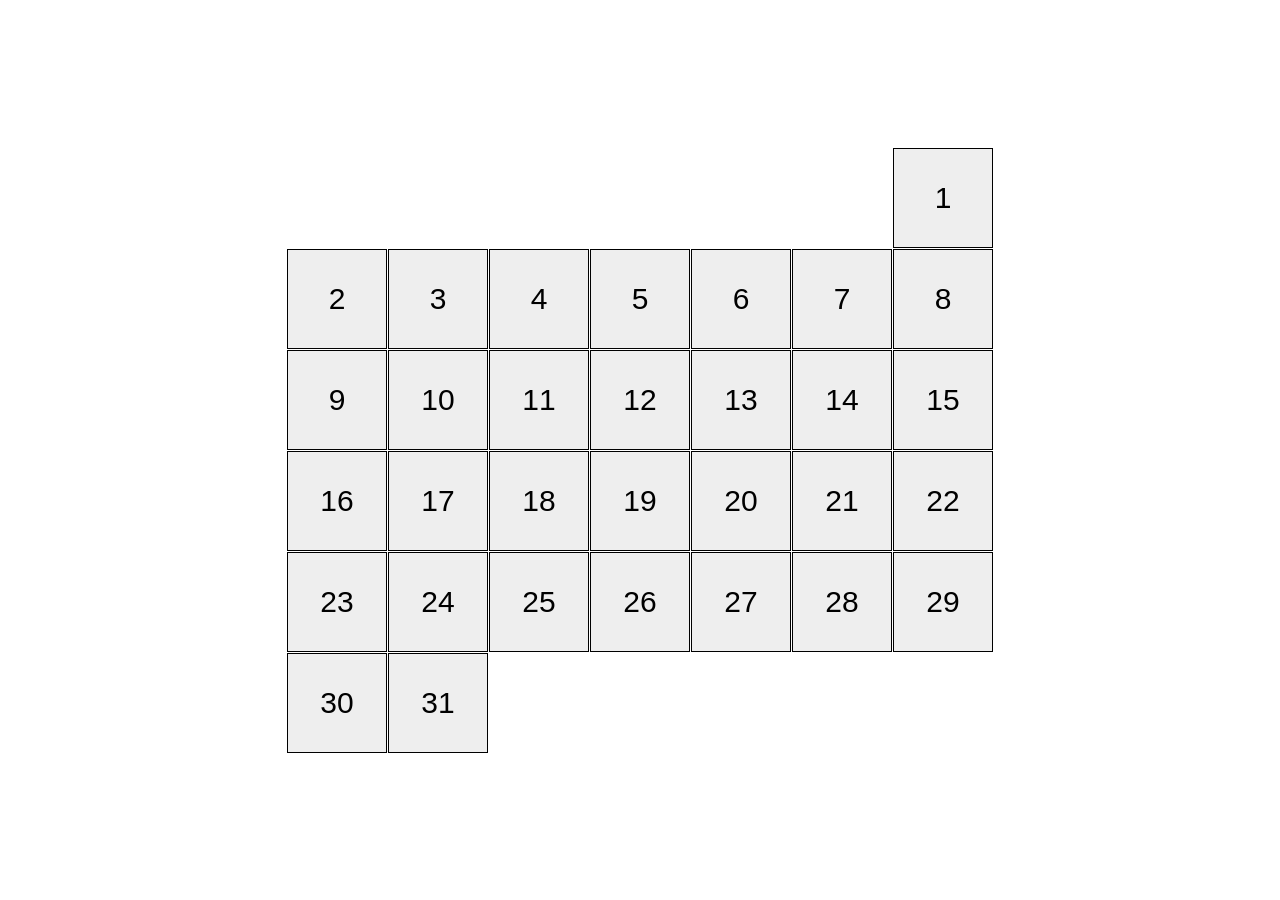
<file: index.html>
<!doctype html><html lang="en"><head><meta charset="utf-8"><meta name="viewport" content="width=device-width, initial-scale=1.0"><title>Calendar</title><link rel="stylesheet" href="index.c22ad88e.css"></head><body> <div class="calendar calendar--month-length-31 calendar--start-day-sun"> <div class="calendar__day"></div> <div class="calendar__day"></div> <div class="calendar__day"></div> <div class="calendar__day"></div> <div class="calendar__day"></div> <div class="calendar__day"></div> <div class="calendar__day"></div> <div class="calendar__day"></div> <div class="calendar__day"></div> <div class="calendar__day"></div> <div class="calendar__day"></div> <div class="calendar__day"></div> <div class="calendar__day"></div> <div class="calendar__day"></div> <div class="calendar__day"></div> <div class="calendar__day"></div> <div class="calendar__day"></div> <div class="calendar__day"></div> <div class="calendar__day"></div> <div class="calendar__day"></div> <div class="calendar__day"></div> <div class="calendar__day"></div> <div class="calendar__day"></div> <div class="calendar__day"></div> <div class="calendar__day"></div> <div class="calendar__day"></div> <div class="calendar__day"></div> <div class="calendar__day"></div> <div class="calendar__day"></div> <div class="calendar__day"></div> <div class="calendar__day"></div> </div> </body></html>
</file>
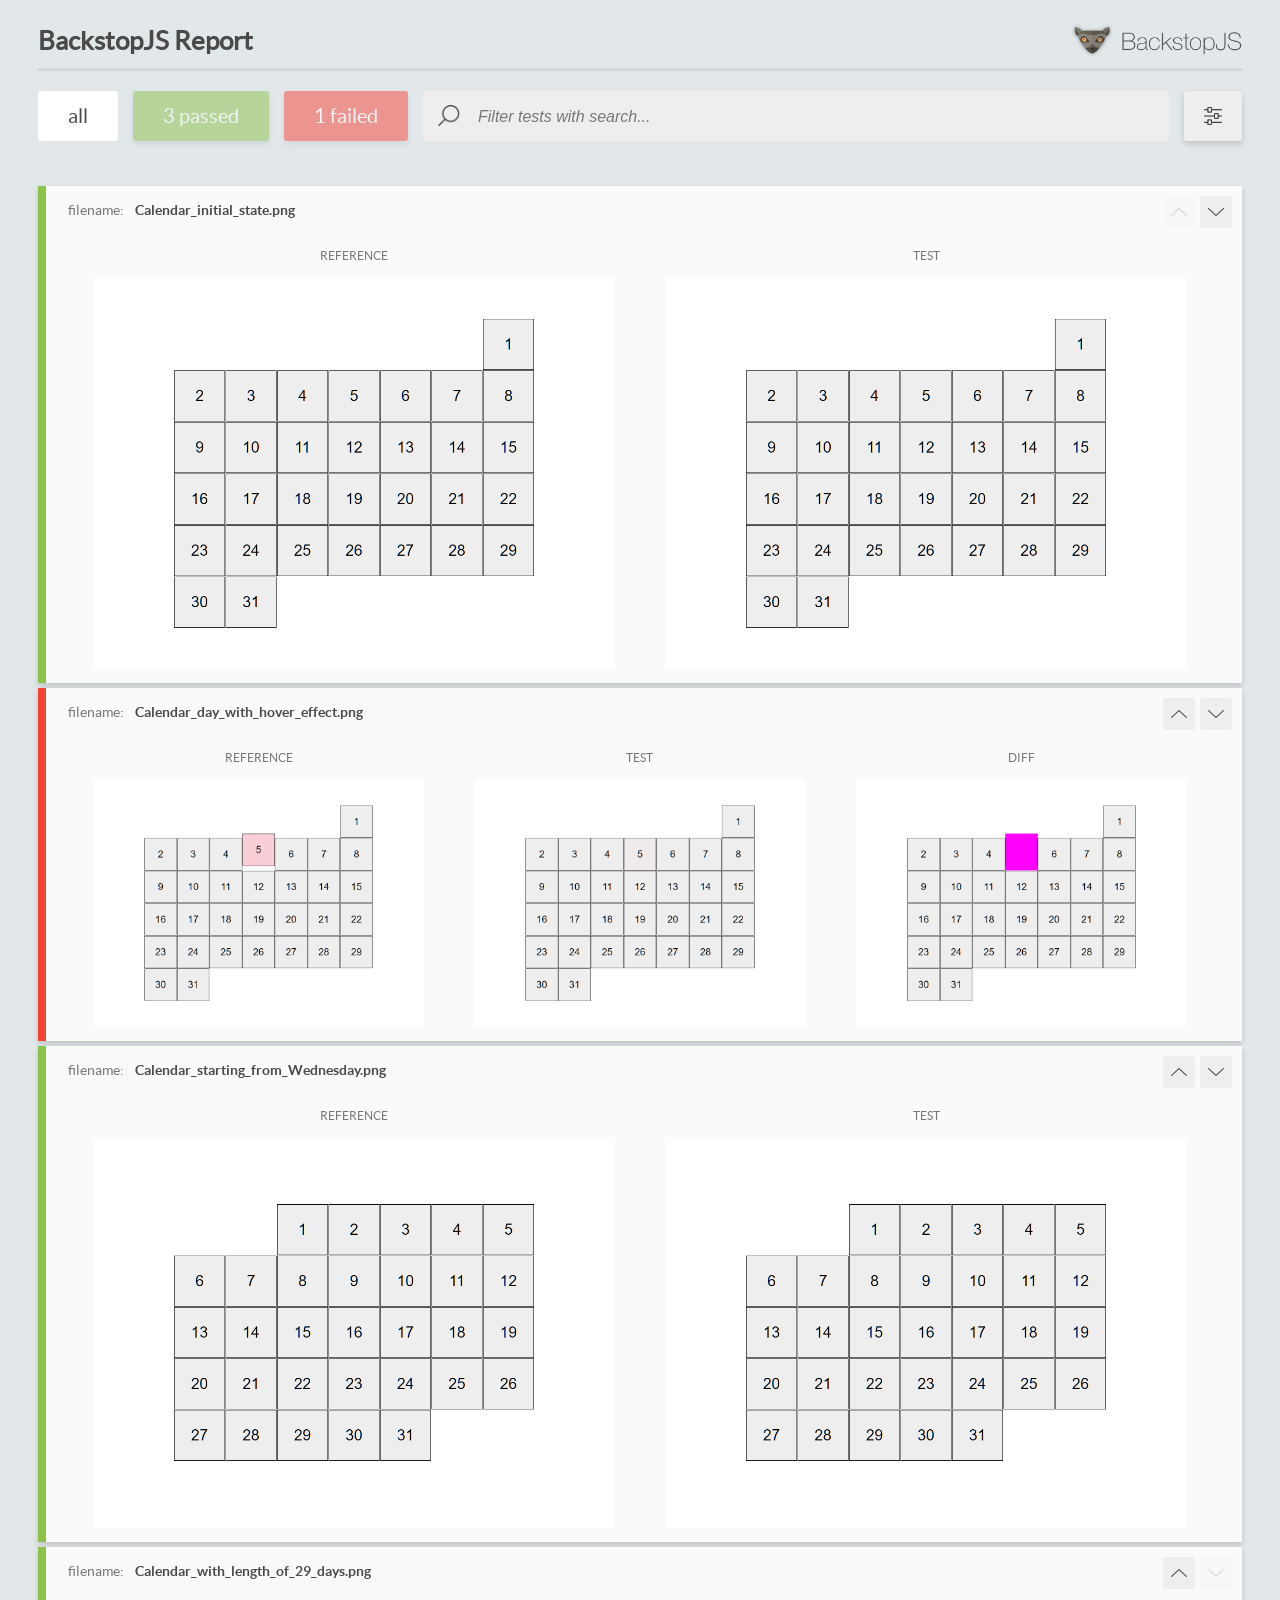
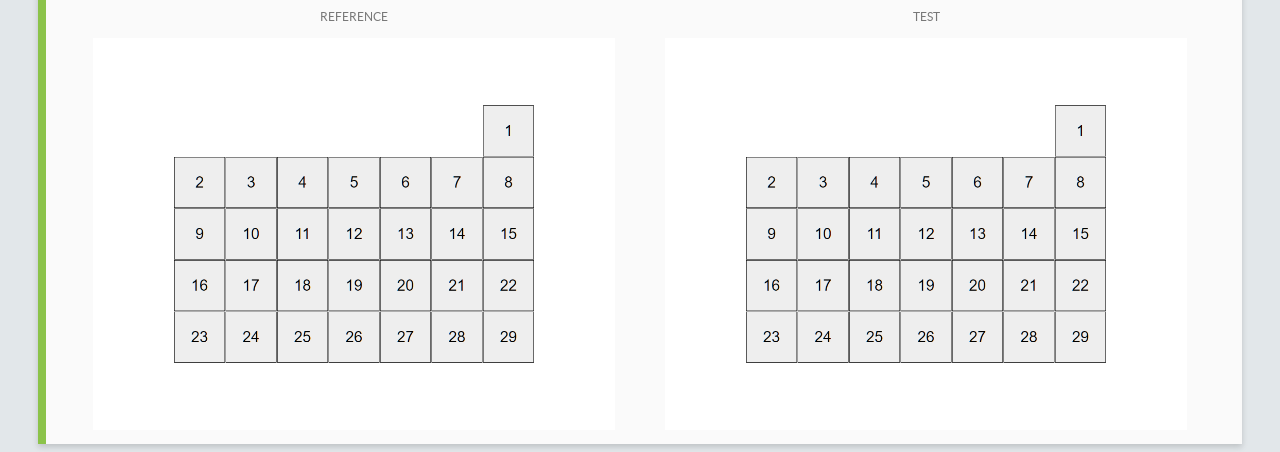
<file: report/html_report/index.html>
<!DOCTYPE html>
<html>
  <head>
    <meta charset="utf-8">
    <!-- Disable Cache -->
    <meta http-equiv="Cache-Control" content="no-cache, no-store, must-revalidate">
    <meta http-equiv="Pragma" content="no-cache">
    <meta http-equiv="Expires" content="0">

    <title>BackstopJS Report</title>

    <style>
      @font-face {
          font-family: 'latoregular';
          src: url('./assets/fonts/lato-regular-webfont.woff2') format('woff2'),
              url('./assets/fonts/lato-regular-webfont.woff') format('woff');
          font-weight: 400;
          font-style: normal;
      }
      @font-face {
          font-family: 'latobold';
          src: url('./assets/fonts/lato-bold-webfont.woff2') format('woff2'),
              url('./assets/fonts/lato-bold-webfont.woff') format('woff');
          font-weight: 700;
          font-style: normal;
      }

      .ReactModal__Body--open {
          overflow: hidden;
      }
      .ReactModal__Body--open .header {
        display: none;
      }

    </style>
  </head>
  <body style="background-color: #E2E7EA">
    <div id="root">

    </div>
    <script>
      function report (report) { // eslint-disable-line no-unused-vars
        window.tests = report;
      }
    </script>
    <script src="config.js"></script>
    <script src="index_bundle.js"></script>
  </body>
</html>
</file>
<file: index.c22ad88e.css>
body{flex-direction:column;justify-content:center;align-items:center;height:100vh;margin:0;display:flex}.calendar{flex-wrap:wrap;gap:1px;width:706px;padding:10px;font-family:Arial,Helvetica,sans-serif;font-size:30px;display:flex}.calendar__day{box-sizing:border-box;background-color:#eee;border:1px solid #000;justify-content:center;align-items:center;width:100px;height:100px;padding:10px;transition-duration:.5s;display:flex}.calendar__day:hover{cursor:pointer;background-color:#ffbfcb;transform:translateY(-20px)}.calendar--start-day-mon .calendar__day:first-child{margin-left:0}.calendar--start-day-tue .calendar__day:first-child{margin-left:101px}.calendar--start-day-wed .calendar__day:first-child{margin-left:202px}.calendar--start-day-thu .calendar__day:first-child{margin-left:303px}.calendar--start-day-fri .calendar__day:first-child{margin-left:404px}.calendar--start-day-sat .calendar__day:first-child{margin-left:505px}.calendar--start-day-sun .calendar__day:first-child{margin-left:606px}.calendar .calendar__day:first-child:before{content:"1"}.calendar .calendar__day:nth-child(2):before{content:"2"}.calendar .calendar__day:nth-child(3):before{content:"3"}.calendar .calendar__day:nth-child(4):before{content:"4"}.calendar .calendar__day:nth-child(5):before{content:"5"}.calendar .calendar__day:nth-child(6):before{content:"6"}.calendar .calendar__day:nth-child(7):before{content:"7"}.calendar .calendar__day:nth-child(8):before{content:"8"}.calendar .calendar__day:nth-child(9):before{content:"9"}.calendar .calendar__day:nth-child(10):before{content:"10"}.calendar .calendar__day:nth-child(11):before{content:"11"}.calendar .calendar__day:nth-child(12):before{content:"12"}.calendar .calendar__day:nth-child(13):before{content:"13"}.calendar .calendar__day:nth-child(14):before{content:"14"}.calendar .calendar__day:nth-child(15):before{content:"15"}.calendar .calendar__day:nth-child(16):before{content:"16"}.calendar .calendar__day:nth-child(17):before{content:"17"}.calendar .calendar__day:nth-child(18):before{content:"18"}.calendar .calendar__day:nth-child(19):before{content:"19"}.calendar .calendar__day:nth-child(20):before{content:"20"}.calendar .calendar__day:nth-child(21):before{content:"21"}.calendar .calendar__day:nth-child(22):before{content:"22"}.calendar .calendar__day:nth-child(23):before{content:"23"}.calendar .calendar__day:nth-child(24):before{content:"24"}.calendar .calendar__day:nth-child(25):before{content:"25"}.calendar .calendar__day:nth-child(26):before{content:"26"}.calendar .calendar__day:nth-child(27):before{content:"27"}.calendar .calendar__day:nth-child(28):before{content:"28"}.calendar .calendar__day:nth-child(29):before{content:"29"}.calendar .calendar__day:nth-child(30):before{content:"30"}.calendar .calendar__day:nth-child(31):before{content:"31"}.calendar--month-length-28 .calendar__day:nth-child(n+29),.calendar--month-length-29 .calendar__day:nth-child(n+30),.calendar--month-length-30 .calendar__day:nth-child(n+31),.calendar--month-length-31 .calendar__day:nth-child(n+32){display:none}
/*# sourceMappingURL=index.c22ad88e.css.map */
</file>
